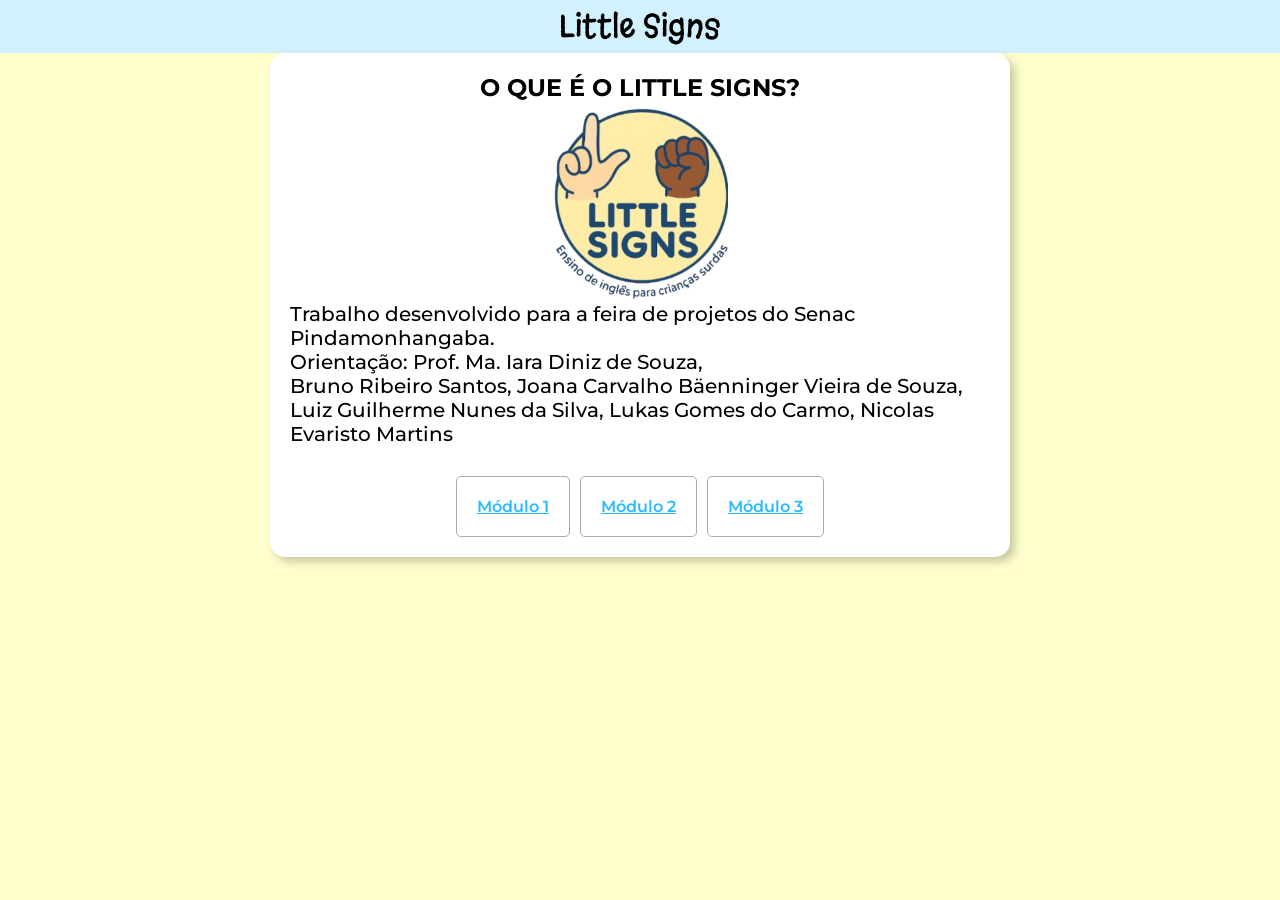
<file: index.html>
<!doctype html>
<html lang="pt-br">
  <head>
    <meta charset="UTF-8" />
    <meta name="viewport" content="width=device-width, initial-scale=1.0" />
    <link rel="stylesheet" href="styles/style_index.css" />
    <link rel="shortcut icon" href="images/logo.ico" type="image/x-icon" />
    <title>Little Signs</title>
  </head>
  <body>
    <header>
      <h1>Little Signs</h1>
    </header>

    <main>
      <section class="introducao">
        <h1>O QUE É O LITTLE SIGNS?</h1>
        <img src="images/logo.png" alt="logo little signs" />

        <p>
          Trabalho desenvolvido para a feira de projetos do Senac
          Pindamonhangaba.<br />
          Orientação: Prof. Ma. Iara Diniz de Souza,<br />
          Bruno Ribeiro Santos, Joana Carvalho Bäenninger Vieira de Souza, Luiz
          Guilherme Nunes da Silva, Lukas Gomes do Carmo, Nicolas Evaristo
          Martins
        </p>
      </section>

      <section class="modulos">
        <a href="pages/modulo_um.html" class="hover">Módulo 1</a>
        <a href="pages/modulo_dois.html" class="hover">Módulo 2</a>
        <a href="pages/modulo_tres.html" class="hover">Módulo 3</a>
      </section>
    </main>
    <script src="scripts/script_index.js"></script>
  </body>
</html>
</file>
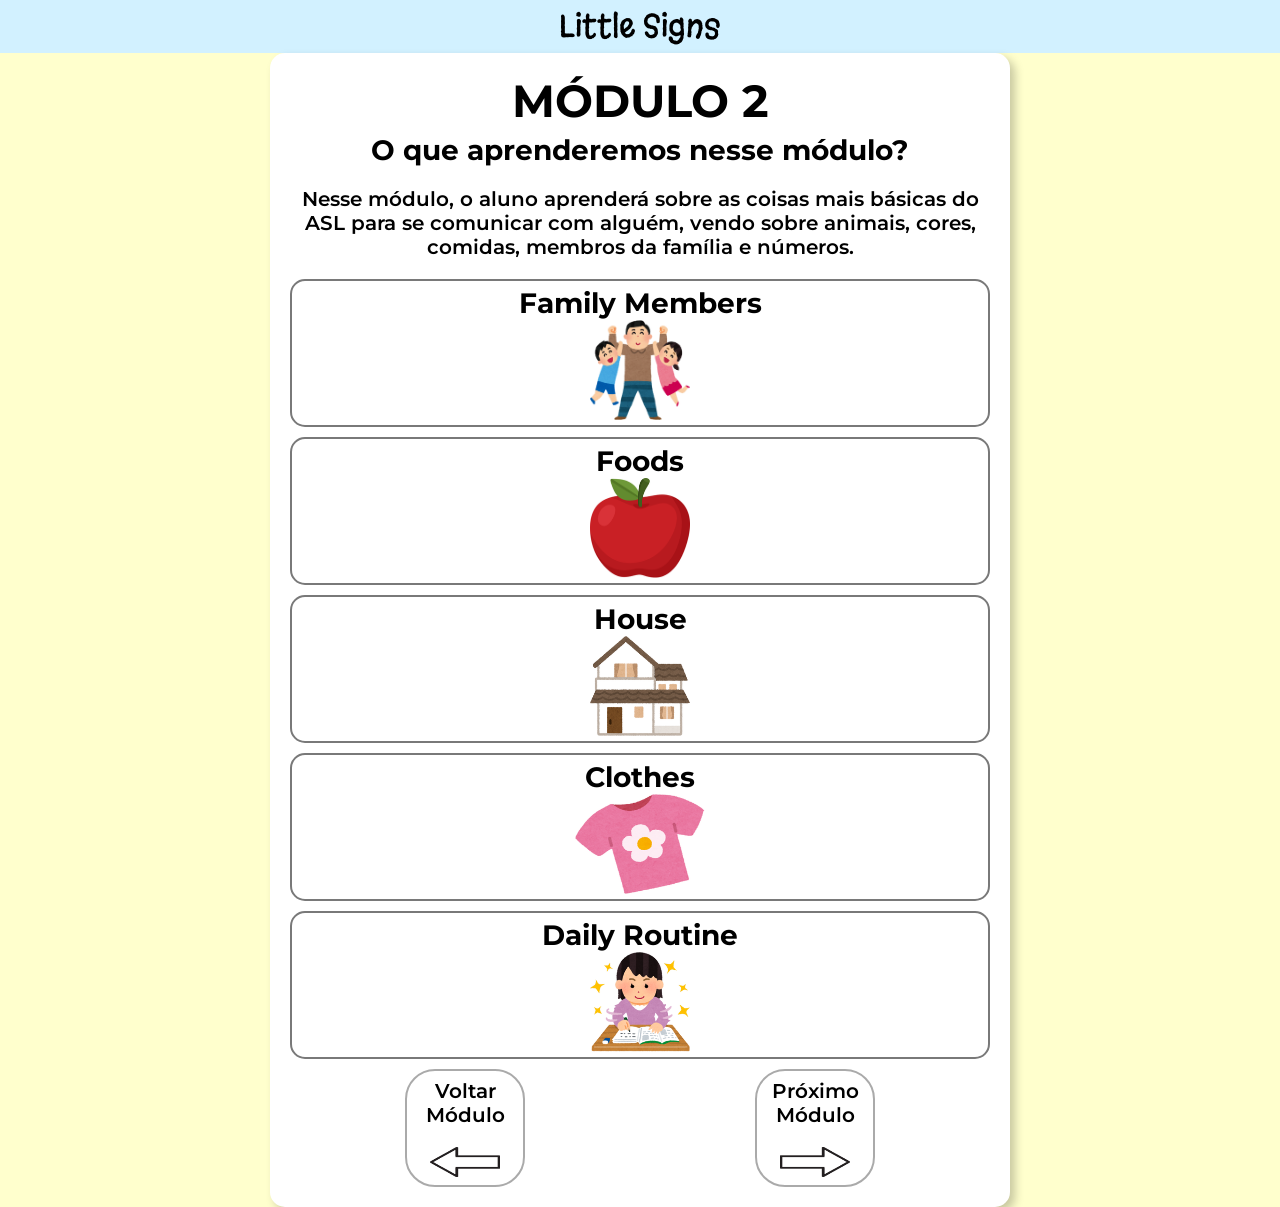
<file: pages/modulo_dois.html>
<!doctype html>
<html lang="pt-br">
  <head>
    <meta charset="UTF-8" />
    <meta name="viewport" content="width=device-width, initial-scale=1.0" />
    <link rel="stylesheet" href="../styles/style_aulas.css" />
    <link rel="shortcut icon" href="../images/logo.ico" type="image/x-icon" />
    <title>Little Signs</title>
  </head>
  <body>
    <header>
      <h1>Little Signs</h1>
    </header>

    <main>
        <h1>MÓDULO 2</h1>

        <h2>O que aprenderemos nesse módulo?</h2>

        <p>
            Nesse módulo, o aluno aprenderá sobre as coisas mais básicas do ASL
            para se comunicar com alguém, vendo sobre animais, cores, comidas,
            membros da família e números.
        </p>

      <!-- Membros da família -->

      <div class="accordion hover">
          <div class="titulo">
            <h2>Family Members</h2>
            <img src="../images/familia.png" alt="Family Members" 
            width="100px" height="100px" class="img_titulo">
          </div>
            <div class="conteudo">
              <h3>1. Introdução e Construção</h3>

              <p>O objetivo é ampliar o vocabulário relacionado aos membros da família, desenvolvendo associações entre palavras em inglês, imagens e sinais em ASL.</p>

              <ul>
                <li><p><strong>Apresentação do Vocabulário: </strong>Introduza Mom, Dad, Brother e Sister, demonstrando seus sinais de maneira clara.</p></li>

                <li><p><strong>Repetição Guiada: </strong>Incentive a criança a observar e reproduzir os sinais, prestando atenção ao posicionamento das mãos.</p></li>

                <li><p><strong>Associação Familiar: </strong>Utilize ilustrações de diferentes composições familiares para contextualizar os termos apresentados.</p></li>

                <li><p><strong>Reforço Visual: </strong>Apresente cartões que relacionem cada membro da família à palavra em inglês e ao sinal correspondente.</p></li>
              </ul>

              <h3>2. Consolidação e Prática</h3>

              <p>Realize atividades de associação entre personagens, palavras e sinais, além de jogos de memória. Incentive a identificação dos membros da família e a construção de associações simples, como "My mom" e "My dad".</p>

              <div class="exemplo">
                <div class="cada">
                  <img src="../images/m2a1/211.gif" alt="Sinal Pai" loading="lazy">
                  <p>Dad / Father</p>
                </div>
              </div>

              <div class="exemplo">
                <div class="cada">
                  <p>Mom / Mother</p>
                  <img src="../images/m2a1/212.gif" alt="Sinal Mãe" loading="lazy">
                </div>
              </div>

              <div class="exemplo">
                <div class="cada">
                  <img src="../images/m2a1/213.gif" alt="Sinal Irmã" loading="lazy">
                  <p>Sister</p>
                </div>
              </div>

              <div class="exemplo">
                <div class="cada">
                  <p>Brother</p>
                  <img src="../images/m2a1/214.gif" alt="Sinal Irmão" loading="lazy">
                </div>
              </div>
          </div>
      </div>

        <!-- Comidas -->

        <div class="accordion hover">
          <div class="titulo">
            <h2>Foods</h2>
            <img src="../images/comidas.png" alt="Foods" 
            width="100px" height="100px" class="img_titulo">
          </div>
            <div class="conteudo">
              <h3>1. Introdução e Construção</h3>

              <p>Nesta etapa, o objetivo é apresentar alimentos comuns em inglês e ASL, relacionando os sinais a imagens e situações do cotidiano.</p>

              <ul>
                <li><p><strong>Apresentação Visual: </strong>Introduza Apple, Banana, Milk e Bread, demonstrando seus respectivos sinais.</p></li>

                <li><p><strong>Repetição Guiada: </strong>Incentive a criança a reproduzir cada sinal, observando os movimentos e as configurações das mãos.</p></li>

                <li><p><strong>Associação Cotidiana: </strong>Utilize imagens de refeições e alimentos para contextualizar o vocabulário.</p></li>

                <li><p><strong>Reforço Visual: </strong>Apresente cartões com alimentos, palavras em inglês e sinais correspondentes.</p></li>

                <h3>2. Consolidação e Prática</h3>

                <p>Desenvolva jogos de associação entre alimentos e sinais, atividades de memória e exercícios de identificação visual. Incentive a criança a reconhecer alimentos apresentados em imagens e relacioná-los aos sinais aprendidos.</p>
              </ul>
              <div class="exemplo">
                <div class="cada">
                  <img src="../images/m2a2/221.gif" alt="Sinal Leite" loading="lazy">
                  <p>Milk</p>
                </div>
              </div>

              <div class="exemplo">
                <div class="cada">
                  <p>Apple</p>
                  <img src="../images/m2a2/222.gif" alt="Sinal Maçã" loading="lazy">
                </div>
              </div>

              <div class="exemplo">
                <div class="cada">
                  <img src="../images/m2a2/223.webp" alt="Sinal Pão" loading="lazy">
                  <p>Bread</p>
                </div>
              </div>

              <div class="exemplo">
                <div class="cada">
                  <p>Banana</p>
                  <img src="../images/m2a2/224.webp" alt="Sinal Banana" loading="lazy">
                </div>
              </div>
          </div>
      </div>

        <!-- Casa -->
        

        <div class="accordion hover">
            <div class="titulo">
              <h2>House</h2>
                <img src="../images/casa.png" alt="House" 
              width="100px" height="100px" class="img_titulo">
            </div>
              <div class="conteudo">
                <h3>1. Introdução e Construção</h3>

                <p>O objetivo é ampliar o vocabulário relacionado aos ambientes e objetos da casa, estabelecendo conexões entre imagens, palavras em inglês e sinais em ASL.</p>

                <ul>
                  <li><p><strong>Apresentação Contextualizada: </strong>Introduza palavras relacionadas à casa, como House, Bedroom, Kitchen e Bathroom.</p></li>

                  <li><p><strong>Repetição Guiada: </strong>Demonstre os sinais correspondentes e incentive a criança a reproduzi-los.</p></li>

                  <li><p><strong>Associação com Ambientes: </strong>Utilize ilustrações de diferentes cômodos para facilitar o reconhecimento.</p></li>

                  <li><p><strong>Reforço Visual: </strong>Apresente cartões que relacionem cada ambiente ao seu nome em inglês e sinal.</p></li>
                </ul>

                <h3>2. Consolidação e Prática</h3>

                <p>Utilize atividades de identificação de cômodos, jogos de correspondência e exercícios de memória. Incentive a criança a relacionar os ambientes apresentados aos sinais aprendidos, ampliando gradualmente seu vocabulário.</p>
                <div class="exemplo">
                  <div class="cada">
                    <img src="../images/m2a3/231.gif" alt="Sinal Casa" loading="lazy">
                    <p>House</p>
                  </div>
                </div>

                <div class="exemplo">
                  <div class="cada">
                    <p>Bedroom</p>
                    <img src="../images/m2a3/232.gif" alt="Sinal Quarto" loading="lazy">
                  </div>
                </div>

                <div class="exemplo">
                  <div class="cada">
                    <img src="../images/m2a3/233.gif" alt="Sinal Banheiro" loading="lazy">
                    <p>Bathroom</p>
                  </div>
                </div>

                <div class="exemplo">
                  <div class="cada">
                    <p>Door</p>
                    <img src="../images/m2a3/234.gif" alt="Sinal Porta" loading="lazy">
                  </div>
                </div>
              </div>
          </div>

        <!-- Roupas -->

        <div class="accordion hover">
            <div class="titulo">
              <h2>Clothes</h2>
              <img src="../images/roupas.png" alt="Clothes" 
              width="130px" height="100px" class="img_titulo">
            </div>
              <div class="conteudo">
                <h3>1. Introdução e Construção</h3>

                <p>Nesta fase, o objetivo é apresentar peças de vestuário em inglês e ASL, estimulando o reconhecimento visual e a associação com objetos do cotidiano.</p>

                <ul>
                  <li><p><strong>Apresentação das Peças: </strong>Introduza palavras como Shirt, Pants, Shoes e Dress, demonstrando os sinais correspondentes.</p></li>

                  <li><p><strong>Repetição Guiada: </strong>Incentive a criança a reproduzir os sinais, observando seus movimentos.</p></li>

                  <li><p><strong>Associação Visual: </strong>Utilize imagens de personagens com diferentes roupas para contextualizar as palavras.</p></li>

                  <li><p><strong>Reforço Visual: </strong>Apresente cartões com peças de vestuário, palavras em inglês e sinais em ASL.</p></li>
                </ul>

                <h3>2. Consolidação e Prática</h3>

                <p>Proponha atividades de associação entre roupas e sinais, jogos de identificação e exercícios de escolha da resposta correta. Utilize personagens ilustrados para que a criança reconheça as peças apresentadas e seus respectivos sinais.</p>

                <div class="exemplo">
                  <div class="cada">
                    <img src="../images/m2a4/241.gif" alt="Sinal Camiseta" loading="lazy">
                    <p>Shirt</p>
                  </div>
                </div>

                <div class="exemplo">
                  <div class="cada">
                    <p>Pants</p>
                    <img src="../images/m2a4/242.gif" alt="Sinal Calça" loading="lazy">
                  </div>
                </div>

                <div class="exemplo">
                  <div class="cada">
                    <img src="../images/m2a4/243.gif" alt="Sinal Sapato" loading="lazy">
                    <p>Shoes</p>
                  </div>
                </div>

                <div class="exemplo">
                  <div class="cada">
                    <p>Socks</p>
                    <img src="../images/m2a4/244.gif" alt="Sinal Meias" loading="lazy">
                  </div>
                </div>
            </div>
        </div>

        <!-- Routine -->

        <div class="accordion hover">
            <div class="titulo">
              <h2>Daily Routine</h2>
              <img src="../images/rotina.png" alt="Routine" 
              width="100px" height="100px" class="img_titulo">
            </div>
              <div class="conteudo">
                <h3>1. Introdução e Construção</h3>

                <p>O objetivo é apresentar ações comuns do cotidiano em inglês e ASL, desenvolvendo a compreensão de atividades realizadas ao longo do dia.</p>

                <ul>
                  <li><p><strong>Apresentações das Ações: </strong>Introduza expressões como Wake Up, Eat, Study e Sleep, demonstrando seus sinais.</p></li>

                  <li><p><strong>Repetição Guiada: </strong>Incentive a reprodução dos sinais, relacionando cada movimento à ação correspondente.</p></li>

                  <li><p><strong>Associação com Situações: </strong>Utilize imagens de crianças realizando atividades diárias.</p></li>

                  <li><p><strong>Reforço Visual: </strong>Organize cartões ilustrados que representem diferentes momentos da rotina.</p></li>
                </ul>

                <h3>2. Consolidação e Prática</h3>

                <p>Desenvolva atividades de organização de sequências, associação entre ações e sinais e jogos de memória. Incentive a criança a identificar atividades cotidianas e organizar pequenas sequências utilizando o vocabulário aprendido.</p>

                <div class="exemplo">
                  <div class="cada">
                    <img src="../images/m2a5/251.gif" alt="Sinal Acordar" loading="lazy">
                    <p>Wake Up</p>
                  </div>
                </div>

                <div class="exemplo">
                  <div class="cada">
                    <p>Have Lunch</p>
                    <img src="../images/m2a5/252.gif" alt="Sinal Almoçar" loading="lazy">
                  </div>
                </div>

                <div class="exemplo">
                  <div class="cada">
                    <img src="../images/m2a5/253.gif" alt="Sinal Brincar" loading="lazy">
                    <p>Play</p>
                  </div>
                </div>

                <div class="exemplo">
                  <div class="cada">
                    <p>Go to bed</p>
                    <img src="../images/m2a5/254.gif" alt="Sinal Ir à cama" loading="lazy">
                  </div>
                </div>
            </div>
        </div>

        <!-- Footer -->

      <footer>
        <div class="voltar hover">
          <a href="modulo_um.html">
            <p>Voltar Módulo</p>
            <img src="../images/seta_esquerda.png" alt="Seta para trás" />
          </a>
        </div>
        <div class="proximo hover">
          <a href="modulo_tres.html">
            <p>Próximo Módulo</p>
            <img src="../images/seta_direita.png" alt="" />
          </a>
        </div>
      </footer>
    </main>
    <script src="../scripts/script_modulo1.js"></script>
  </body>
</html>
</file>
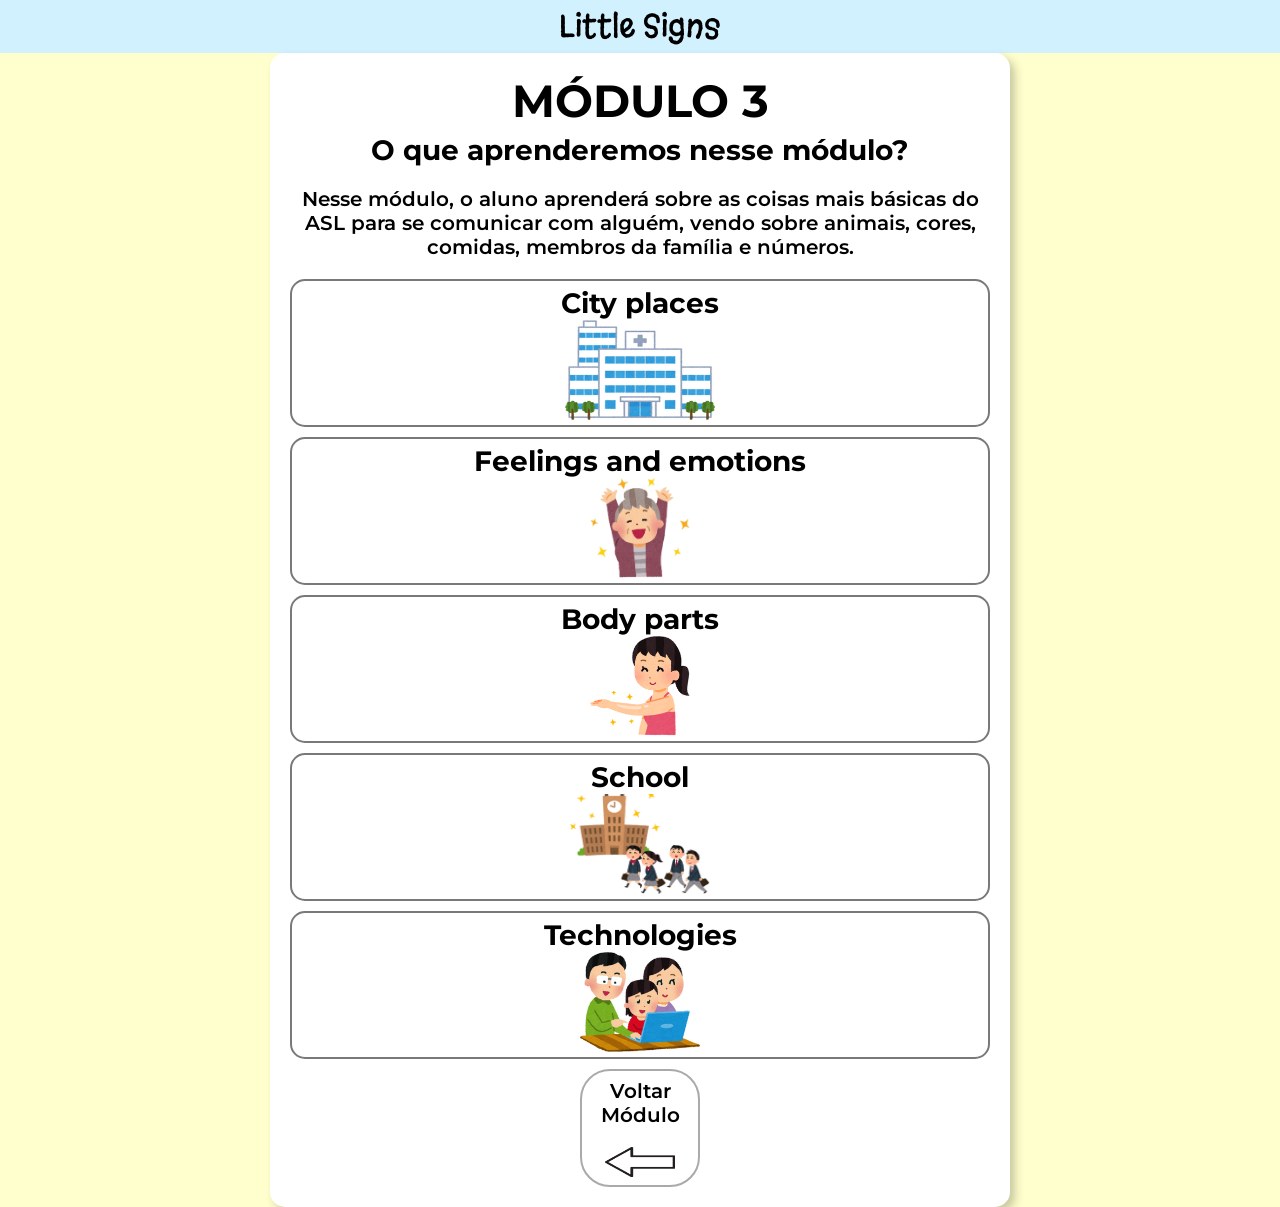
<file: pages/modulo_tres.html>
<!doctype html>
<html lang="pt-br">
  <head>
    <meta charset="UTF-8" />
    <meta name="viewport" content="width=device-width, initial-scale=1.0" />
    <link rel="stylesheet" href="../styles/style_aulas.css" />
    <link rel="shortcut icon" href="../images/logo.ico" type="image/x-icon" />
    <title>Little Signs</title>
  </head>
  <body>
    <header>
      <h1>Little Signs</h1>
    </header>

    <main>
        <h1>MÓDULO 3</h1>

        <h2>O que aprenderemos nesse módulo?</h2>

        <p>
            Nesse módulo, o aluno aprenderá sobre as coisas mais básicas do ASL
            para se comunicar com alguém, vendo sobre animais, cores, comidas,
            membros da família e números.
        </p>

        <!-- Lugares na cidade -->

        <div class="accordion hover">
            <div class="titulo">
              <h2>City places</h2>
              <img src="../images/lugares.png" alt="City Places" 
              width="150px" height="100px" class="img_titulo">
            </div>
              <div class="conteudo">
                <h3>1. Introdução e Construção</h3>

                <p>O objetivo é apresentar lugares comuns da cidade em inglês e ASL, ampliando o vocabulário e desenvolvendo a compreensão dos espaços públicos.</p>

                <ul>
                  <li><p><strong>Apresentação dos Lugares: </strong>Introduza palavras como School, Hospital, Park e Library, demonstrando os sinais correspondentes.</p></li>

                  <li><p><strong>Repetição Orientada: </strong>Incentive a reprodução dos sinais e a identificação de suas características.</p></li>

                  <li><p><strong>Associação com Funções: </strong>Relacione cada lugar às atividades realizadas nele.</p></li>

                  <li><p><strong>Reforço Visual: </strong>Utilize mapas ilustrados e imagens de diferentes espaços da cidade.</p></li>
                </ul>

                <h3>2. Consolidação e Prática</h3>

                <p>Desenvolva atividades de identificação de lugares, associação entre imagens e sinais e exercícios de escolha da resposta correta. Incentive a construção de frases simples, como "I go to school", ampliando a aplicação do vocabulário</p>

                <div class="exemplo">
                  <div class="cada">
                    <img src="../images/m3a1/311.gif" alt="Sinal Escola" loading="lazy">
                    <p>School</p>
                  </div>
                </div>

                <div class="exemplo">
                  <div class="cada">
                    <p>Hospital</p>
                    <img src="../images/m3a1/312.gif" alt="Sinal Hospital" loading="lazy">
                  </div>
                </div>

                <div class="exemplo">
                  <div class="cada">
                    <img src="../images/m3a1/313.jpg" alt="Sinal Hotel" loading="lazy">
                    <p>Hotel</p>
                  </div>
                </div>

                <div class="exemplo">
                  <div class="cada">
                    <p>Bakery</p>
                    <img src="../images/m3a1/314.gif" alt="Sinal Padaria" loading="lazy">
                  </div>
                </div>
            </div>
        </div>

        <!-- Sentimentos e emoções -->

        <div class="accordion hover">
            <div class="titulo">
              <h2>Feelings and emotions</h2>
              <img src="../images/sentimentos.png" alt="Feelings and emotions" 
              width="100px" height="100px" class="img_titulo">
            </div>
              <div class="conteudo">
                <h3>1. Introdução e Construção</h3>

                <p>Nesta fase, o objetivo é desenvolver o reconhecimento e a expressão de sentimentos em inglês e ASL, estimulando a comunicação emocional.</p>

                <ul>
                  <li><p><strong>Apresentação das Emoções: </strong>Introduza Happy, Sad, Angry e Scared, demonstrando seus sinais.</p></li>

                  <li><p><strong>Repetição Orientada: </strong>Incentive a criança a reproduzir os sinais, observando também as expressões faciais.</p></li>

                  <li><p><strong>Associação com Expressões: </strong>Utilize ilustrações de personagens demonstrando diferentes emoções.</p></li>

                  <li><p><strong>Contextualização: </strong>Apresente situações cotidianas que ajudem a compreender os sentimentos trabalhados.</p></li>
                </ul>

                <h3>2. Consolidação e Prática</h3>

                <p>Utilize jogos de identificação de emoções, associação entre expressões faciais e sinais e atividades de memória. Incentive a construção de frases simples, como "I am happy", promovendo a expressão de sentimentos.</p>

                <div class="exemplo">
                  <div class="cada">
                    <img src="../images/m3a2/321.gif" alt="Sinal Feliz" loading="lazy">
                    <p>Happy</p>
                  </div>
                </div>

                <div class="exemplo">
                  <div class="cada">
                    <p>Sad</p>
                    <img src="../images/m3a2/322.gif" alt="Sinal Trise" loading="lazy">
                  </div>
                </div>

                <div class="exemplo">
                  <div class="cada">
                    <img src="../images/m3a2/323.jpg" alt="Sinal Amor" loading="lazy">
                    <p>Love</p>
                  </div>
                </div>

                <div class="exemplo">
                  <div class="cada">
                    <p>Anger</p>
                    <img src="../images/m3a2/324.gif" alt="Sinal Raiva" loading="lazy">
                  </div>
                </div>
            </div>
        </div>

        <!-- Partes do corpo -->

        <div class="accordion hover">
            <div class="titulo">
              <h2>Body parts</h2>
              <img src="../images/partesdocorpo.png" alt="Body Parts" 
              width="100px" height="100px" class="img_titulo">
            </div>
              <div class="conteudo">
                <h3>1. Introdução e Construção</h3>

                <p>O objetivo é ampliar o vocabulário relacionado às partes do corpo humano, associando palavras em inglês, representações visuais e sinais em ASL.</p>

                <ul>
                  <li><p><strong>Apresentação das Partes: </strong>Introduza Head, Hand, Arm e Leg, demonstrando os sinais correspondentes.</p></li>

                  <li><p><strong>Repetição Orientada: </strong>Incentive a criança a reproduzir os sinais e identificar as partes do próprio corpo.</p></li>

                  <li><p><strong>Associação Visual: </strong>Utilize ilustrações do corpo humano para contextualizar o vocabulário.</p></li>

                  <li><p><strong>Reforço Visual: </strong>Apresente cartões que relacionem as partes do corpo às palavras e aos sinais.</p></li>
                </ul>

                <h3>2. Consolidação e Prática</h3>

                <p>Realize atividades de identificação das partes do corpo, jogos de associação e exercícios de memória. Incentive a criança a relacionar as imagens aos sinais e utilizar o vocabulário em pequenas atividades comunicativas.</p>

                <div class="exemplo">
                  <div class="cada">
                    <img src="../images/m3a3/331.webp" alt="Sinal Mão" loading="lazy">
                    <p>Hand</p>
                  </div>
                </div>

                <div class="exemplo">
                  <div class="cada">
                    <p>Leg</p>
                    <img src="../images/m3a3/332.webp" alt="Sinal Perna" loading="lazy">
                  </div>
                </div>

                <div class="exemplo">
                  <div class="cada">
                    <img src="../images/m3a3/333.webp" alt="Sinal Braço" loading="lazy">
                    <p>Arm</p>
                  </div>
                </div>

                <div class="exemplo">
                  <div class="cada">
                    <p>Hair</p>
                    <img src="../images/m3a3/334.gif" alt="Sinal Cabelo" loading="lazy">
                  </div>
                </div>
            </div>
        </div>

        <!-- Escola -->

        <div class="accordion hover">
            <div class="titulo">
              <h2>School</h2>
              <img src="../images/escola.png" alt="School" 
              width="140px" height="100px" class="img_titulo">
            </div>
              <div class="conteudo">
                <h3>1. Introdução e Construção</h3>

                <p>Nesta etapa, o objetivo é apresentar palavras relacionadas ao ambiente escolar em inglês e ASL, desenvolvendo a comunicação sobre situações presentes na rotina de estudos.</p>

                <ul>
                  <li><p><strong>Apresentação e Vocabulário: </strong>Introduza palavras como Teacher, Student, Book e Pencil, demonstrando os sinais correspondentes.</p></li>

                  <li><p><strong>Repetição Orientada: </strong>Incentive a reprodução dos sinais e a observação de suas características.</p></li>

                  <li><p><strong>Associação com Ambiente: </strong>Utilize imagens de salas de aula, materiais escolares e situações de aprendizagem.</p></li>

                  <li><p><strong>Contextualização: </strong>Relacione as palavras apresentadas às atividades realizadas no ambiente escolar.</p></li>
                </ul>

                <h3>2. Consolidação e Prática</h3>

                <p>Proponha jogos de associação entre materiais escolares e sinais, atividades de identificação visual e exercícios de memória. Incentive a formação de frases simples, como "This is my book", promovendo a utilização prática do vocabulário aprendido.</p>

                <div class="exemplo">
                  <div class="cada">
                    <img src="../images/m3a4/341.webp" alt="Sinal Sala de aula" loading="lazy">
                    <p>Classroom</p>
                  </div>
                </div>

                <div class="exemplo">
                  <div class="cada">
                    <p>Hallway</p>
                    <img src="../images/m3a4/342.png" alt="Sinal Corredor" loading="lazy">
                  </div>
                </div>

                <div class="exemplo">
                  <div class="cada">
                    <img src="../images/m3a4/343.gif" alt="Sinal Lápis" loading="lazy">
                    <p>Pencil</p>
                  </div>
                </div>

                <div class="exemplo">
                  <div class="cada">
                    <p>Eraser</p>
                    <img src="../images/m3a4/344.gif" alt="Sinal Borracha" loading="lazy">
                  </div>
                </div>
            </div>
        </div>

        <!-- Tecnologias -->
         
        <div class="accordion hover">
            <div class="titulo">
              <h2>Technologies</h2>
              <img src="../images/tecnologias.png" alt="Technologies" 
              width="120px" height="100px" class="img_titulo">
            </div>
              <div class="conteudo">
                <h3>1. Introdução e Construção</h3>

                <p>Nesta etapa, o objetivo é ampliar o vocabulário relacionado à tecnologia, desenvolvendo a capacidade de reconhecer e utilizar sinais associados a ferramentas digitais.</p>

                <ul>
                  <li><p><strong>Apresentação do Vocabulário: </strong>Introduza palavras como Computer, Phone, Internet e Tablet, demonstrando seus sinais em ASL.</p></li>

                  <li><p><strong>Repetição Orientada: </strong>Incentive a reprodução dos sinais, observando a precisão dos movimentos.</p></li>

                  <li><p><strong>Associação com o Cotidiano: </strong>Utilize imagens de dispositivos e situações em que a tecnologia está presente.</p></li>

                  <li><p><strong>Contextualização: </strong>Relacione os termos apresentados às suas funções, estimulando a compreensão de seu significado.</p></li>
                </ul>

                <h3>2. Consolidação e Prática</h3>

                <p>Proponha jogos de associação, identificação de dispositivos e exercícios de memória. Incentive a utilização do vocabulário em frases simples em inglês, relacionando palavras, imagens e sinais.</p>

                <div class="exemplo">
                  <div class="cada">
                    <img src="../images/m3a5/351.gif" alt="Sinal Internet" loading="lazy">
                    <p>Internet</p>
                  </div>
                </div>

                <div class="exemplo">
                  <div class="cada">
                    <p>Smartphone</p>
                    <img src="../images/m3a5/352.gif" alt="Sinal Celular" loading="lazy">
                  </div>
                </div>

                <div class="exemplo">
                  <div class="cada">
                    <img src="../images/m3a5/353.gif" alt="Sinal Computador" loading="lazy">
                    <p>Computer</p>
                  </div>
                </div>

                <div class="exemplo">
                  <div class="cada">
                    <p>Robot</p>
                    <img src="../images/m3a5/354.gif" alt="Sinal Robô" loading="lazy">
                  </div>
                </div>
            </div>
        </div>

      <footer>
        <div class="voltar hover">
          <a href="modulo_dois.html">
            <p>Voltar Módulo</p>
            <img src="../images/seta_esquerda.png" alt="Seta para trás" />
          </a>
        </div>
      </footer>
    </main>
    <script src="../scripts/script_modulo1.js"></script>
  </body>
</html>
</file>
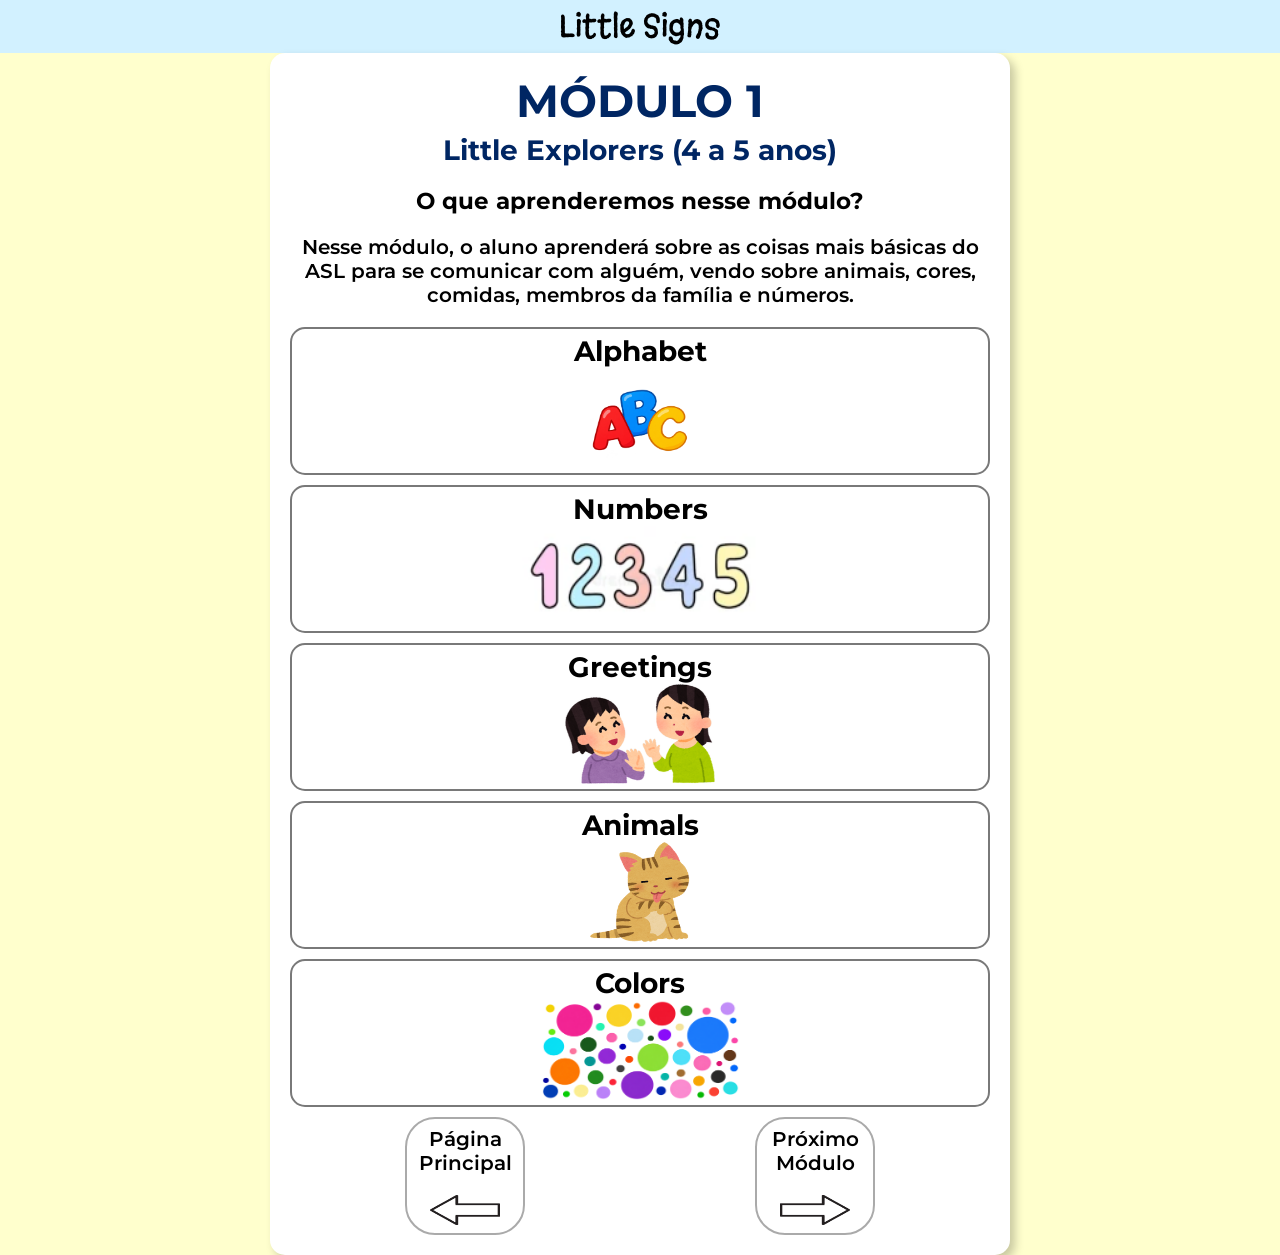
<file: pages/modulo_um.html>
<!doctype html>
<html lang="pt-br">
  <head>
    <meta charset="UTF-8" />
    <meta name="viewport" content="width=device-width, initial-scale=1.0" />
    <link rel="stylesheet" href="../styles/style_aulas.css" />
    <link rel="shortcut icon" href="../images/logo.ico" type="image/x-icon">
    <title>Little Signs</title>
  </head>
  <body>
    <header>
      <h1>Little Signs</h1>
    </header>

    
    <main>
      <section class="introducao">
        <h1>MÓDULO 1</h1>
        <h2>Little Explorers (4 a 5 anos)</h2>

        <h3>O que aprenderemos nesse módulo?</h3>

        <p>
            Nesse módulo, o aluno aprenderá sobre as coisas mais básicas do ASL
            para se comunicar com alguém, vendo sobre animais, cores, comidas,
            membros da família e números.
        </p>
      </section>

        <!-- Alfabeto -->
        

        <div class="accordion hover">
            <div class="titulo">
              <h2>Alphabet</h2>
              <img src="../images/alfabeto.png" alt="Alfabeto" 
              width="100px" height="100px" class="img_titulo">
            </div>
              <div class="conteudo">
                <h3>1. Introdução e Construção</h3>
                <p>Nesta fase, o objetivo é que a criança reconheça visualmente as letras do alfabeto e compreenda sua representação por meio dos sinais.</p>
                <ul>
                  <li><p><strong>Apresentação Lenta e Clara: </strong>Apresente cada letra do alfabeto em ASL, demonstrando o posicionamento correto da mão e permitindo que a criança observe o sinal.</p></li>
                  
                  <li><p><strong>Repetição Guiada: </strong>Incentive a criança a reproduzir cada letra, respeitando seu ritmo e auxiliando na formação dos sinais quando necessário.</p></li>

                  <li><p><strong>Associação Visual: </strong>Relacione as letras a palavras simples em inglês, como "A is for Apple", utilizando imagens para facilitar a compreensão.</p></li>

                  <li><p><strong>Reforço Visual: </strong>Utilize cartões com letras, imagens e sinais correspondentes para fortalecer a associação entre os elementos.</p></li>
                </ul>

                <h3>2. Consolidação e prática</h3>

                <p>Após o reconhecimento inicial, utilize jogos de identificação de letras, associação entre imagens e sinais e atividades de memória. Incentive a criança a reproduzir os sinais apresentados, reforçando o aprendizado de maneira gradual e divertida.</p>

                <p class="sinais">A B C D E F G H I J K L M N O P Q R S T U V W X Y Z</p>
            </div>
        </div>

        <!-- Números -->

        <div class="accordion hover">
            <div class="titulo">
              <h2>Numbers</h2>
              <img src="../images/numeros.webp" alt="Numbers" 
              width="250px" height="100px" class="img_titulo">
            </div>
              <div class="conteudo">            
                <h3>1. Introdução e Construção</h3>
                <p>O objetivo é apresentar os números de 1 a 10 em inglês e ASL, desenvolvendo o reconhecimento numérico e a associação entre quantidade e sinal.</p>

                <ul>
                  <li><p><strong>Apresentação Gradual: </strong>Introduza os números em pequenas sequências, demonstrando seus sinais de maneira clara.</p></li>

                  <li><p><strong>Repetição Guiada: </strong>Peça à criança que acompanhe os movimentos e reproduza os sinais apresentados.</p></li>

                  <li><p><strong>Associação com Quantidades</strong>Utilize objetos e ilustrações para relacionar os números às quantidades correspondentes.</p></li>

                  <li><p><strong>Reforço Visual: </strong>Apresente cartões com números, suas representações em inglês e os sinais em ASL.</p></li>

                  <h3>2. Consolidação e Prática</h3>

                  <p>Realize atividades de contagem, jogos de correspondência entre números e quantidades e exercícios de identificação dos sinais. Utilize desafios simples, como apresentar três objetos e pedir que a criança escolha o número correspondente.</p>

                  <p class="sinais">1 2 3 4 5 6 7 8 9</p>
                </ul>
            </div>
        </div>

        <!-- Cumprimentos pessoais -->
        

        <div class="accordion hover">
            <div class="titulo">
              <h2>Greetings</h2>
                <img src="../images/cumprimentos.png" alt="Greetins" 
              width="150px" height="100px" class="img_titulo">
            </div>
              <div class="conteudo">
                <h3>1. Introdução e Construção</h3>
                <p>Nesta etapa, o objetivo é familiarizar a criança com cumprimentos básicos em inglês e seus sinais em ASL, incentivando as primeiras interações comunicativas.</p>
                <ul>
                  <li><p><strong>Apresentação contextualizada: </strong>Introduza expressões como "Hello", "Goodbye" e "Good morning", demonstrando os sinais correspondentes.</p></li>

                  <li><p><strong>Repetição Guiada: </strong>Incentive a criança a observar e reproduzir os sinais, associando cada um à situação apresentada.</p></li>

                  <li><p><strong>Associação com Situações</strong> Utilize imagens de pessoas chegando, se despedindo ou iniciando o dia.</p></li>

                  <li><p><strong>Reforço Visual: </strong>Apresente cartões ilustrados que relacionem cada cumprimento à sua utilização cotidiana.</p></li>
                </ul>

                <h3>2. Consolidação e Prática</h3>

                <p>Desenvolva atividades de identificação de cumprimentos e pequenas simulações de situações cotidianas. A criança poderá escolher o cumprimento adequado para cada imagem e reproduzir o sinal correspondente.</p>

                <div class="exemplo">
                  <div class="cada">
                    <img src="../images/m1a3/131hey.gif" alt="Sinal Ei" loading="lazy">
                    <p>Hey</p>
                  </div>
                </div>

                <div class="exemplo">
                  <div class="cada">
                    <p>Bye</p>
                    <img src="../images/m1a3/132bye.gif" alt="Sinal Tchau" loading="lazy">
                  </div>
                </div>

                <div class="exemplo">
                  <div class="cada">
                    <img src="../images/m1a3/133mynameis.webp" alt="Sinal Meu nome é" loading="lazy">
                    <p>My name is</p>
                  </div>
                </div>

                <div class="exemplo">
                  <div class="cada">
                    <p>What's your name?</p>
                    <img src="../images/m1a3/134yourname.gif" alt="Sinal Qual seu nome?" loading="lazy">
                  </div>
                </div>
            </div>
        </div>

        <!-- Animais -->
        

        <div class="accordion hover">
            <div class="titulo">
              <h2>Animals</h2>
              <img src="../images/animais.png" alt="Animals" 
              width="100px" height="100px" class="img_titulo">
            </div>
              <div class="conteudo">
                <h3>1. Introdução e Construção</h3>
                <p>O objetivo é apresentar nomes de animais em inglês e seus sinais em ASL, relacionando imagens, palavras e movimentos.</p>
                <ul>
                  <li><p><strong>Apresentação Visual: </strong>Introduza os animais Dog, Cat, Bird e Fish utilizando ilustrações e demonstrando seus respectivos sinais. 
                  </p></li>

                  <li><p><strong>Repetição Guiada: </strong>Incentive a criança a reproduzir cada sinal após observar sua execução</p></li>

                  <li><p><strong>Associação com Imagens: </strong>Relacione cada animal à sua representação visual e ao nome em inglês. 
                  </p></li>

                  <li><p><strong>Reforço Visual: </strong>Utilize cartões ilustrados para estimular o reconhecimento e a memorização dos animais</p></li>

                  <h3>2. Consolidação e Prática</h3>

                  <p>Utilize jogos de memória, associação entre animais e sinais e atividades de identificação visual. Apresente diferentes imagens e peça à criança que reconheça o animal e reproduza seu sinal em ASL. 
                  </p>
                </ul>

                <div class="exemplo">
                  <div class="cada">
                    <img src="../images/m1a4/141bird.gif" alt="Sinal Pássaro" loading="lazy">
                    <p>Bird</p>
                  </div>
                </div>

                <div class="exemplo">
                  <div class="cada">
                    <p>Cat</p>
                    <img src="../images/m1a4/142cat.gif" alt="Sinal Gato" loading="lazy">
                  </div>
                </div>

                <div class="exemplo">
                  <div class="cada">
                    <img src="../images/m1a4/143fish.gif" alt="Sinal Peixe" loading="lazy">
                    <p>Fish</p>
                  </div>
                </div>

                <div class="exemplo">
                  <div class="cada">
                    <p>Dog</p>
                    <img src="../images/m1a4/144dog.gif" alt="Sinal Cachorro" loading="lazy">
                  </div>
                </div>
            </div>
        </div>

        <!-- Cores -->

        <div class="accordion hover">
            <div class="titulo">
              <h2>Colors</h2>
              <img src="../images/cores.png" alt="Colors" 
              width="200px" height="100px" class="img_titulo">
            </div>
              <div class="conteudo">

                <h3>1. Introdução e Construção</h3>

                <p>Nesta fase, o objetivo é desenvolver o reconhecimento das cores em inglês e ASL, associando os sinais a elementos visuais presentes no cotidiano.</p>

                <ul>
                  <li><p><strong>Apresentação das Cores: </strong>Introduza Red, Blue, Yellow e Green, demonstrando os sinais correspondentes.</p></li>

                  <li><p><strong>Repetição Guiada: </strong>Incentive a reprodução dos sinais, permitindo que a criança observe os movimentos com atenção.</p></li>

                  <li><p><strong>Associação com Objetos: </strong>Relacione cada cor a objetos familiares, como uma maçã vermelha ou uma banana amarela.</p></li>

                  <li><p><strong>Reforço Visual: </strong>Utilize cartões coloridos para facilitar a identificação e a memorização.</p></li>
                </ul>

                <h3>2. Consolidação e Prática</h3>

                <p>Proponha jogos de identificação de cores, associação entre objetos e sinais e atividades de escolha da resposta correta. A criança poderá observar uma cor e selecionar ou reproduzir o sinal correspondente.</p>

                <div class="exemplo">
                  <div class="cada">
                    <img src="../images/m1a5/151.gif" alt="Sinal Azul" loading="lazy">
                    <p>Blue</p>
                  </div>
                </div>

                <div class="exemplo">
                  <div class="cada">
                    <p>Red</p>
                    <img src="../images/m1a5/152.gif" alt="Sinal Vermelho" loading="lazy">
                  </div>
                </div>

                <div class="exemplo">
                  <div class="cada">
                    <img src="../images/m1a5/153.gif" alt="Sinal Verde" loading="lazy">
                    <p>Green</p>
                  </div>
                </div>

                <div class="exemplo">
                  <div class="cada">
                    <p>Yellow</p>
                    <img src="../images/m1a5/154.gif" alt="Sinal Amarelo" loading="lazy">
                  </div>
                </div>
            </div>
        </div>

        <!-- Footer -->

        <footer>
            <div class="voltar hover">
                <a href="../index.html">
                    <p>Página Principal</p>
                    <img src="../images/seta_esquerda.png" alt="Seta para trás">
                </a>
            </div>

            <div class="proximo hover">
                <a href="modulo_dois.html">
                    <p>Próximo Módulo</p>
                    <img src="../images/seta_direita.png" alt="Seta para frente">
                </a>
            </div>
        </footer>
    </main>

    <script src="../scripts/script_modulo1.js"></script>
  </body>
</html>
</file>
<file: styles/style_index.css>
@import url("https://fonts.googleapis.com/css2?family=Margarine&display=swap");
@import url("https://fonts.googleapis.com/css2?family=Cantora+One&display=swap");
@import url("https://fonts.googleapis.com/css2?family=Rubik:ital,wght@0,300..900;1,300..900&display=swap");
@import url("https://fonts.googleapis.com/css2?family=Montserrat:ital,wght@0,100..900;1,100..900&display=swap");
@import url("https://fonts.googleapis.com/css2?family=Indie+Flower&display=swap");

@font-face {
  font-family: ASl;
  src: url(../fontes/American\ Sign\ Lenguage.otf) format("opentype");
}

body {
  font-family: Montserrat, Arial, Helvetica, sans-serif;
}

* {
  margin: 0;
  padding: 0;
}

p,
ul {
  font-size: 20px;
  font-family: Montserrat, Arial, Helvetica, sans-serif;
  font-weight: 500;
}

p.centro {
  text-align: center;
}

.introducao {
  display: flex;
  flex-direction: column;
  align-items: center;
}

.hover:hover {
  transform: scale(1.02);
}

li {
  margin-left: 30px;
}

div {
  transition: 0.15s;
}

header {
  text-align: center;
  background-color: rgb(210, 241, 255);
  padding: 5px;
}

header > h1 {
  font-weight: 100;
  font-family: Margarine, Verdana, Geneva, Tahoma, sans-serif;
  color: rgb(0, 0, 0);
}

body {
  background-color: rgb(255, 255, 205);
}

main {
  background-color: white;
  margin: auto;
  max-width: 700px;
  border-radius: 15px;
  box-shadow: 5px 5px 10px rgba(0, 0, 0, 0.219);
  padding: 20px;
}

hr {
  margin: 30px 10px 30px 10px;
}

a {
  color: rgb(42, 187, 255);
  transition: 0.15s;
  font-weight: 600;
}

.modulos {
  display: flex;
  margin-top: 30px;
  justify-content: center;
  gap: 10px;
}

.modulos a {
  padding: 20px;
  border: 1px solid #aaa;
  border-radius: 5px;
}
</file>
<file: styles/style_aulas.css>
@import url("https://fonts.googleapis.com/css2?family=Margarine&display=swap");
@import url("https://fonts.googleapis.com/css2?family=Cantora+One&display=swap");
@import url("https://fonts.googleapis.com/css2?family=Rubik:ital,wght@0,300..900;1,300..900&display=swap");
@import url("https://fonts.googleapis.com/css2?family=Montserrat:ital,wght@0,100..900;1,100..900&display=swap");
@import url("https://fonts.googleapis.com/css2?family=Indie+Flower&display=swap");

@font-face {
  font-family: ASl;
  src: url(../fontes/American\ Sign\ Lenguage.otf) format("opentype");
}

* {
  margin: 0;
  padding: 0;
}



p.centro {
  text-align: center;
}

header {
  text-align: center;
  background-color: rgb(210, 241, 255);
  padding: 5px;
}

header > h1 {
  font-weight: 100;
  font-family: Margarine, Verdana, Geneva, Tahoma, sans-serif;
  color: rgb(0, 0, 0);
}

body {
  background-color: rgb(255, 255, 205);
}

main {
  background-color: white;
  margin: auto;
  max-width: 700px;
  border-radius: 15px;
  box-shadow: 5px 5px 10px rgba(0, 0, 0, 0.219);
  padding: 20px;
}

main h1 {
  text-align: center;
  font-family: Montserrat, Arial, Helvetica, sans-serif;
  margin-bottom: 5px;
  font-size: 45px;
}

main h2 {
  text-align: center;
  font-family: Montserrat, Arial, Helvetica, sans-serif;
  margin-bottom: 20px;
  font-size: 28px;
}

main h3 {
  text-align: center;
  font-family: Montserrat, Arial, Helvetica, sans-serif;
  margin-bottom: 20px;
  font-size: 23px;
}

.introducao h1 {
  color: rgb(0, 38, 99);
}

.introducao h2 {
  color: rgb(0, 38, 99);
}

p {
  text-align: center;
  font-family: Montserrat, Arial, Helvetica, sans-serif;
  margin-bottom: 20px;
  font-weight: 600;
  font-size: 20px;
}

/* DIVS DAS AULA */
div.accordion {
  display: flex;
  flex-direction: column;
  align-items: left;
  gap: 1px;
  border: 2px solid rgb(121, 121, 121);
  padding: 5px;
  border-radius: 15px;
  margin-bottom: 10px;
}

.titulo {
  display: flex;
  flex-direction: column;
  align-items: center;
  width: 100%;
}

.titulo h2 {
  margin-bottom: 0;
}

.titulo p {
  text-align: left;
}

.primeiro {
  margin-top: 50px;
}

.centro {
  text-align: center;
}

.conteudo strong {
  font-weight: 700;
}

.conteudo li {
  margin-left: 40px;
}

.conteudo {
  padding: 20px;
}

.conteudo p {
  text-align: left;
}

p.sinais {
  text-align: center;
  font-weight: 100;
  font-family: 'ASL';
  font-size: 110px;
}

.cada img {
  max-width: 30%;
  max-height: 150px;
}

div.exemplo {
  display: flex;
  flex-direction: row;
  align-items: center;
  justify-content: space-between;
    border-top: 2px solid black;
}

div.cada {
  width: 100%;
  height: 150px;
  display: flex;
  flex-direction: row;
  align-items: center;
  justify-content: space-between;
  padding: 5px;
}

.cada p {
  font-size: 23px;
}

/* FOOTER */

footer {
  width: 100%;
  flex-direction: row;
  display: flex;
  justify-content: space-around;
  align-content: center;
  align-items: center;
  max-height: 100%;
}

footer a {
  display: flex;
  flex-direction: column;
  background-color: #fff;
  cursor: pointer;
  padding: 8px;
  border-radius: 30px;
  border: 2px solid #aaa;
  width: 100px;
  text-align: center;
  align-items: center;
  text-decoration: none;
}

footer a p {
  color: black;
  font-weight: 600;
}

footer a:hover {
  box-shadow: 5px 5px 5px rgba(170, 215, 230, 0.5);
}

footer .voltar img, .proximo img {
  height: 30px;
  width: 70px;
}

/* HOVERS */

.hover {
  transition: .2s;
}

.hover:hover {
  transform: scale(1.03);
  cursor: pointer;
}

.accordion .conteudo {
    display: none;
}

.accordion.aberto .conteudo {
    display: block;
}
</file>
